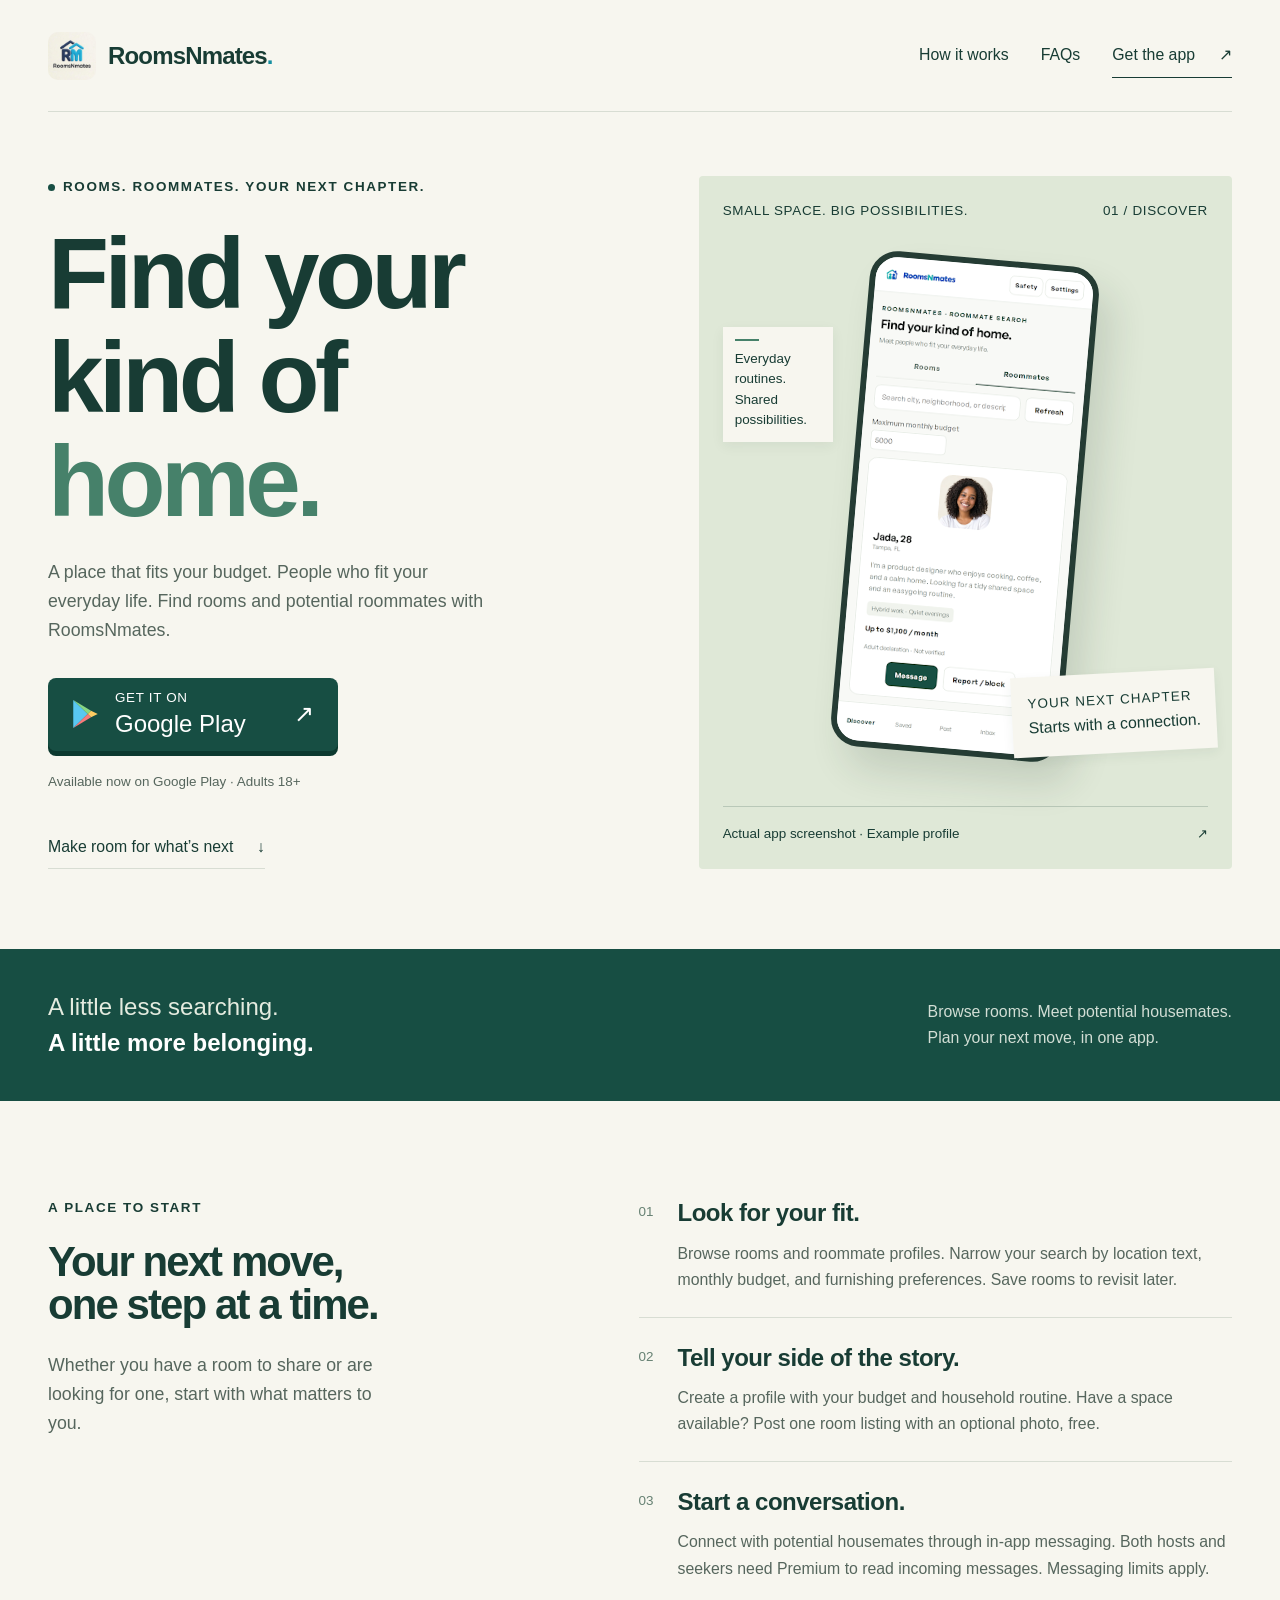
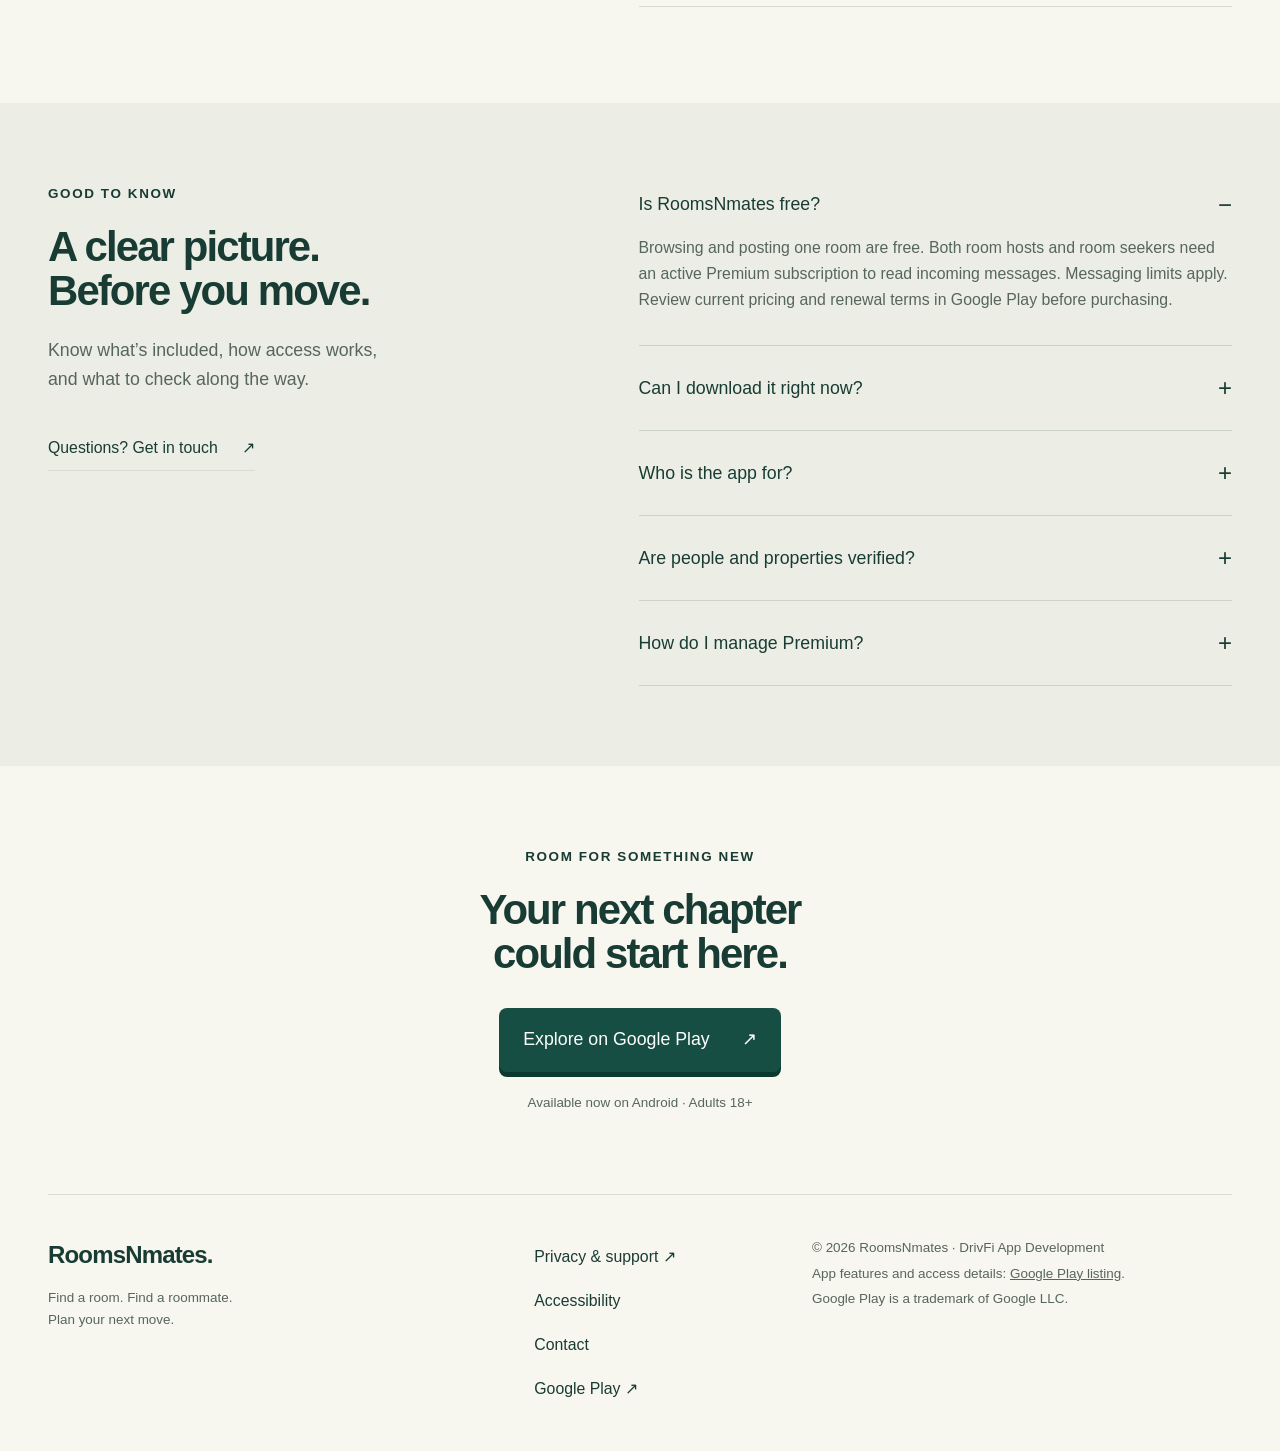
<file: index.html>
<!doctype html>
<html lang="en">
<head>
  <meta charset="utf-8">
  <meta name="viewport" content="width=device-width, initial-scale=1">
  <title>RoomsNmates | Find your kind of home</title>
  <meta name="description" content="Find rooms and potential roommates with RoomsNmates for Android. Browse by location and budget, create your profile, and plan your next move. Adults 18+.">
  <meta property="og:title" content="RoomsNmates | Find your kind of home">
  <meta property="og:description" content="A room that fits. People you connect with. RoomsNmates is available now on Google Play. Adults 18+.">
  <meta property="og:type" content="website">
  <meta property="og:url" content="https://roomsnmates.com/">
  <meta property="og:image" content="https://roomsnmates.com/assets/app-icon.webp">
  <meta name="theme-color" content="#174e43">
  <link rel="canonical" href="https://roomsnmates.com/">
  <link rel="icon" href="assets/app-icon.webp">
  <link rel="preconnect" href="https://api.fontshare.com">
  <link href="https://api.fontshare.com/v2/css?f[]=cabinet-grotesk@700,800&f[]=general-sans@400,500,600&display=swap" rel="stylesheet">
  <link rel="stylesheet" href="style.css">
</head>
<body>
<a class="skip" href="#main">Skip to content</a>
<header class="wrap header">
  <a class="brand" href="./" aria-label="RoomsNmates home"><img src="assets/app-icon.webp" width="48" height="48" alt=""><span>RoomsNmates<span class="brand-dot">.</span></span></a>
  <nav aria-label="Main navigation"><a href="#how-it-works">How it works</a><a href="#questions">FAQs</a><a class="nav-download" href="https://play.google.com/store/apps/details?id=com.wavesappscreative.roomsnmates">Get the app <span aria-hidden="true">↗</span></a></nav>
</header>
<main id="main">
  <section class="hero wrap">
    <div class="hero-copy">
      <p class="eyebrow"><span class="status-dot"></span> ROOMS. ROOMMATES. YOUR NEXT CHAPTER.</p>
      <h1>Find your<br>kind of <span>home.</span></h1>
      <p class="intro">A place that fits your budget. People who fit your everyday life. Find rooms and potential roommates with RoomsNmates.</p>
      <a class="play-button" href="https://play.google.com/store/apps/details?id=com.wavesappscreative.roomsnmates" aria-label="Get RoomsNmates on Google Play"><svg width="27" height="30" viewBox="0 0 24 27" aria-hidden="true"><path fill="#59c8f2" d="M1 1 14 13.5 1 26Z"/><path fill="#88d783" d="m1 1 16 9.5-3 3Z"/><path fill="#ffcd62" d="m17 10.5 6 3-6 3-3-3Z"/><path fill="#f77b7b" d="m1 26 16-9.5-3-3Z"/></svg><span><small>GET IT ON</small>Google Play</span><span class="button-arrow" aria-hidden="true">↗</span></a>
      <p class="availability">Available now on Google Play · Adults 18+</p>
      <a class="quiet-link" href="#how-it-works">Make room for what’s next <span aria-hidden="true">↓</span></a>
    </div>
    <div class="hero-art">
      <div class="art-caption"><span>SMALL SPACE. BIG POSSIBILITIES.</span><span>01 / DISCOVER</span></div>
      <div class="screen-composition">
        <div class="side-note"><span class="note-line"></span>Everyday routines.<br>Shared possibilities.</div>
        <figure class="phone"><img src="assets/app-screen.webp" width="266" height="592" alt="RoomsNmates app showing its roommate search, budget filter, and an example member profile"></figure>
        <div class="photo-label"><span class="tiny">YOUR NEXT CHAPTER</span><span>Starts with a connection.</span></div>
      </div>
      <div class="art-bottom"><span>Actual app screenshot · Example profile</span><span aria-hidden="true">↗</span></div>
    </div>
  </section>
  <section class="statement"><div class="wrap statement-inner"><p>A little less searching.<br><strong>A little more belonging.</strong></p><span>Browse rooms. Meet potential housemates.<br>Plan your next move, in one app.</span></div></section>
  <section class="wrap steps-section" id="how-it-works">
    <div class="section-heading"><p class="eyebrow">A PLACE TO START</p><h2>Your next move,<br>one step at a time.</h2><p>Whether you have a room to share or are looking for one, start with what matters to you.</p></div>
    <div class="steps">
      <article><span class="step-number">01</span><div><h3>Look for your fit.</h3><p>Browse rooms and roommate profiles. Narrow your search by location text, monthly budget, and furnishing preferences. Save rooms to revisit later.</p></div></article>
      <article><span class="step-number">02</span><div><h3>Tell your side of the story.</h3><p>Create a profile with your budget and household routine. Have a space available? Post one room listing with an optional photo, free.</p></div></article>
      <article><span class="step-number">03</span><div><h3>Start a conversation.</h3><p>Connect with potential housemates through in-app messaging. Both hosts and seekers need Premium to read incoming messages. Messaging limits apply.</p></div></article>
    </div>
  </section>
  <section class="details-section" id="questions"><div class="wrap details-layout"><div><p class="eyebrow">GOOD TO KNOW</p><h2>A clear picture.<br>Before you move.</h2><p>Know what’s included, how access works, and what to check along the way.</p><a class="quiet-link" href="mailto:drivfiappscreative@gmail.com">Questions? Get in touch <span aria-hidden="true">↗</span></a></div>
  <div class="faqs">
    <details open><summary>Is RoomsNmates free?</summary><p>Browsing and posting one room are free. Both room hosts and room seekers need an active Premium subscription to read incoming messages. Messaging limits apply. Review current pricing and renewal terms in Google Play before purchasing.</p></details>
    <details><summary>Can I download it right now?</summary><p>Yes. RoomsNmates is publicly available on Android through Google Play. Tap the Google Play button to open the listing and download the app. RoomsNmates is for adults 18 and over.</p></details>
    <details><summary>Who is the app for?</summary><p>RoomsNmates is for adults 18 and over looking for rooms or potential roommates, or posting a room to share.</p></details>
    <details><summary>Are people and properties verified?</summary><p>Profiles and listings are member-provided. RoomsNmates does not perform background checks or guarantee identity, age, property ownership, or safety. Independently verify the property, lease, and person before meeting or paying. You can report concerns and block users in the app. New and edited room listings require approval.</p></details>
    <details><summary>How do I manage Premium?</summary><p>Premium is an auto-renewing subscription through Google Play. Manage or cancel it in Google Play. Deleting your RoomsNmates account does not cancel your subscription.</p></details>
  </div></div></section>
  <section class="wrap final-section"><p class="eyebrow">ROOM FOR SOMETHING NEW</p><h2>Your next chapter<br>could start here.</h2><a class="play-button" href="https://play.google.com/store/apps/details?id=com.wavesappscreative.roomsnmates"><span>Explore on Google Play</span><span aria-hidden="true">↗</span></a><p class="availability">Available now on Android · Adults 18+</p></section>
</main>
<footer class="wrap footer"><div><a class="brand" href="./">RoomsNmates.</a><p>Find a room. Find a roommate.<br>Plan your next move.</p></div><div class="footer-links"><a href="https://roomsnmates-support.pplx.app" target="_blank" rel="noopener">Privacy &amp; support ↗</a><a href="accessibility.html">Accessibility</a><a href="mailto:drivfiappscreative@gmail.com">Contact</a><a href="https://play.google.com/store/apps/details?id=com.wavesappscreative.roomsnmates">Google Play ↗</a></div><p class="legal">© 2026 RoomsNmates · DrivFi App Development<br>App features and access details: <a href="https://play.google.com/store/apps/details?id=com.wavesappscreative.roomsnmates">Google Play listing</a>.<br>Google Play is a trademark of Google LLC.</p></footer>
</body>
</html>
</file>
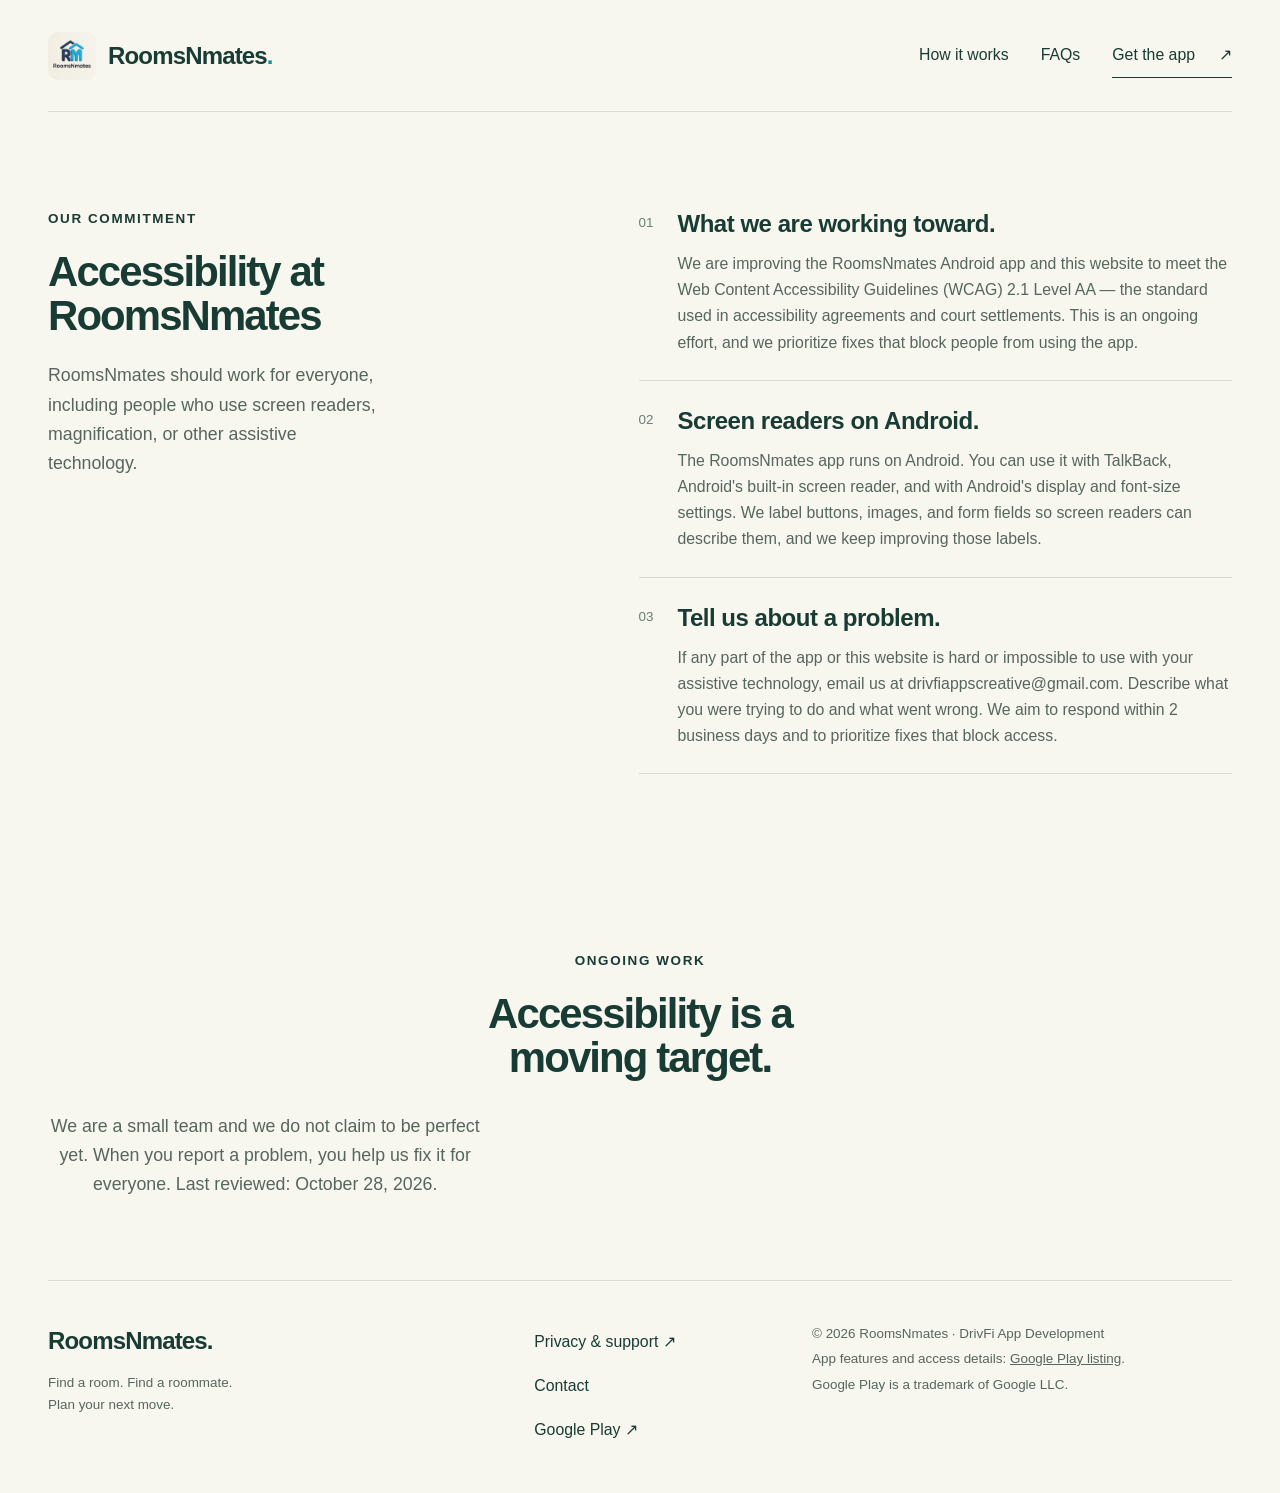
<file: accessibility.html>
<!doctype html>
<html lang="en">
<head>
  <meta charset="utf-8">
  <meta name="viewport" content="width=device-width, initial-scale=1">
  <title>Accessibility | RoomsNmates</title>
  <meta name="description" content="RoomsNmates accessibility statement: our commitment to making the app and website usable with screen readers and other assistive technology, and how to report an accessibility problem.">
  <link rel="canonical" href="https://roomsnmates.com/accessibility.html">
  <meta name="theme-color" content="#174e43">
  <link rel="icon" href="assets/app-icon.webp">
  <link rel="preconnect" href="https://api.fontshare.com">
  <link href="https://api.fontshare.com/v2/css?f[]=cabinet-grotesk@700,800&f[]=general-sans@400,500,600&display=swap" rel="stylesheet">
  <link rel="stylesheet" href="style.css">
</head>
<body>
<a class="skip" href="#main">Skip to content</a>
<header class="wrap header">
  <a class="brand" href="./" aria-label="RoomsNmates home"><img src="assets/app-icon.webp" width="48" height="48" alt=""><span>RoomsNmates<span class="brand-dot">.</span></span></a>
  <nav aria-label="Main navigation"><a href="./#how-it-works">How it works</a><a href="./#questions">FAQs</a><a class="nav-download" href="https://play.google.com/store/apps/details?id=com.wavesappscreative.roomsnmates">Get the app <span aria-hidden="true">↗</span></a></nav>
</header>
<main id="main">
  <section class="wrap steps-section">
    <div class="section-heading">
      <p class="eyebrow">OUR COMMITMENT</p>
      <h2>Accessibility at RoomsNmates</h2>
      <p>RoomsNmates should work for everyone, including people who use screen readers, magnification, or other assistive technology.</p>
    </div>
    <div class="steps">
      <article><span class="step-number">01</span><div><h3>What we are working toward.</h3><p>We are improving the RoomsNmates Android app and this website to meet the Web Content Accessibility Guidelines (WCAG) 2.1 Level AA — the standard used in accessibility agreements and court settlements. This is an ongoing effort, and we prioritize fixes that block people from using the app.</p></div></article>
      <article><span class="step-number">02</span><div><h3>Screen readers on Android.</h3><p>The RoomsNmates app runs on Android. You can use it with TalkBack, Android's built-in screen reader, and with Android's display and font-size settings. We label buttons, images, and form fields so screen readers can describe them, and we keep improving those labels.</p></div></article>
      <article><span class="step-number">03</span><div><h3>Tell us about a problem.</h3><p>If any part of the app or this website is hard or impossible to use with your assistive technology, email us at <a href="mailto:drivfiappscreative@gmail.com">drivfiappscreative@gmail.com</a>. Describe what you were trying to do and what went wrong. We aim to respond within 2 business days and to prioritize fixes that block access.</p></div></article>
    </div>
  </section>
  <section class="wrap final-section">
    <p class="eyebrow">ONGOING WORK</p>
    <h2>Accessibility is a<br>moving target.</h2>
    <p style="max-width:44ch">We are a small team and we do not claim to be perfect yet. When you report a problem, you help us fix it for everyone. Last reviewed: October 28, 2026.</p>
  </section>
</main>
<footer class="wrap footer"><div><a class="brand" href="./">RoomsNmates.</a><p>Find a room. Find a roommate.<br>Plan your next move.</p></div><div class="footer-links"><a href="https://roomsnmates-support.pplx.app" target="_blank" rel="noopener">Privacy & support ↗</a><a href="mailto:drivfiappscreative@gmail.com">Contact</a><a href="https://play.google.com/store/apps/details?id=com.wavesappscreative.roomsnmates">Google Play ↗</a></div><p class="legal">© 2026 RoomsNmates · DrivFi App Development<br>App features and access details: <a href="https://play.google.com/store/apps/details?id=com.wavesappscreative.roomsnmates">Google Play listing</a>.<br>Google Play is a trademark of Google LLC.</p></footer>
</body>
</html>
</file>
<file: style.css>
:root{--paper:#f7f6ef;--ink:#183c34;--muted:#56665d;--green:#174e43;--mint:#dfe8d7;--line:#d8ddd3;--white:#fff;--font-display:'Cabinet Grotesk',sans-serif;--font-body:'General Sans',sans-serif;--text-xs:clamp(.75rem,.72rem + .15vw,.875rem);--text-sm:clamp(.875rem,.83rem + .2vw,1rem);--text-base:clamp(1rem,.95rem + .2vw,1.125rem);--text-lg:clamp(1.25rem,1.1rem + .5vw,1.5rem);--text-xl:clamp(2rem,1.5rem + 1.4vw,3rem);--text-hero:clamp(3.5rem,1.6rem + 5.8vw,6.8rem);--space-1:.25rem;--space-2:.5rem;--space-3:.75rem;--space-4:1rem;--space-5:1.25rem;--space-6:1.5rem;--space-8:2rem;--space-10:2.5rem;--space-12:3rem;--space-16:4rem;--space-20:5rem;--space-24:6rem;--space-32:8rem}
*{box-sizing:border-box}html{scroll-behavior:smooth;scroll-padding-top:var(--space-8)}body{margin:0;background:var(--paper);color:var(--ink);font:400 var(--text-base)/1.65 var(--font-body)}a{color:inherit;text-decoration:none}a:focus-visible,summary:focus-visible{outline:3px solid #128ca3;outline-offset:5px}img{max-width:100%;display:block}h1,h2,h3,p,figure{margin:0}h1,h2{font-family:var(--font-display);font-weight:800;letter-spacing:-.045em;line-height:1.04}h2{font-size:var(--text-xl)}h3{font-size:var(--text-lg);letter-spacing:-.02em;line-height:1.3}p{color:var(--muted)}.wrap{width:min(1200px,calc(100% - 96px));margin-inline:auto}.skip{position:absolute;top:-100px;background:var(--white);padding:var(--space-4);z-index:20}.skip:focus{top:0}.header{height:112px;display:flex;align-items:center;justify-content:space-between;border-bottom:1px solid var(--line)}.brand{display:flex;align-items:center;gap:var(--space-3);font-family:var(--font-display);font-size:var(--text-lg);font-weight:800;letter-spacing:-.035em}.brand img{border-radius:10px}.brand-dot{color:#168fa1}nav{display:flex;align-items:center;gap:var(--space-8);font-size:var(--text-sm);font-weight:500}nav a{display:inline-flex;align-items:center;min-height:44px}.nav-download{gap:var(--space-6);border-bottom:1px solid var(--ink)}.hero{display:grid;grid-template-columns:1.1fr 1fr;gap:var(--space-16);align-items:center;padding-block:var(--space-16) var(--space-20)}.eyebrow{font-size:var(--text-xs);font-weight:600;letter-spacing:.12em;color:var(--ink);display:flex;gap:var(--space-2);align-items:center}.status-dot{width:7px;height:7px;border-radius:50%;background:var(--green)}h1{font-size:var(--text-hero);margin-block:var(--space-6)}h1 span{color:#46816a}.intro{max-width:440px;margin-bottom:var(--space-8)}.play-button{display:inline-flex;align-items:center;justify-content:center;gap:var(--space-4);padding:var(--space-3) var(--space-6);border-radius:8px;background:var(--green);color:var(--white);min-height:64px;font-size:var(--text-lg);font-weight:500;line-height:1.2;box-shadow:0 5px 0 #0c392f}.play-button small{display:block;font-size:var(--text-xs);letter-spacing:.05em;font-weight:400;margin-bottom:var(--space-1)}.button-arrow{margin-left:var(--space-8)}.play-button:hover{background:#246652}.availability{font-size:var(--text-xs);margin-top:var(--space-5);line-height:1.7}.availability strong{font-weight:500}.quiet-link{display:inline-flex;gap:var(--space-6);align-items:center;min-height:44px;font-size:var(--text-sm);border-bottom:1px solid var(--line);margin-top:var(--space-8)}.hero-art{background:var(--mint);border-radius:4px;padding:var(--space-6);align-self:stretch;display:flex;flex-direction:column;min-width:0}.art-caption,.art-bottom{display:flex;justify-content:space-between;gap:var(--space-4);font-size:var(--text-xs)}.art-caption{font-size:var(--text-xs);letter-spacing:.05em}.art-caption span:last-child{white-space:nowrap}.screen-composition{position:relative;display:flex;justify-content:center;flex:1;padding-block:var(--space-8) var(--space-12)}.phone{width:230px;background:var(--white);border:6px solid #253c34;border-radius:28px;overflow:hidden;transform:rotate(5deg);box-shadow:16px 22px 36px #243a2b24;position:relative;z-index:1;align-self:center}.phone img{width:100%;height:auto}.phone figcaption{padding:var(--space-2);font-size:var(--text-xs);line-height:1.3;text-align:center;background:#f7f9f5;color:var(--ink)}.side-note{position:absolute;top:18%;left:0;font-size:var(--text-xs);line-height:1.5;max-width:110px;z-index:2;background:var(--paper);padding:var(--space-3);box-shadow:0 4px 12px #183c3410}.note-line{display:block;width:24px;border-top:2px solid #46816a;margin-bottom:var(--space-2)}.photo-label{position:absolute;bottom:9%;right:-8px;background:var(--paper);padding:var(--space-4);z-index:2;box-shadow:0 4px 12px #183c3410;transform:rotate(-3deg);display:grid;font-size:var(--text-sm);font-weight:500}.tiny{font-size:var(--text-xs);letter-spacing:.08em;font-weight:400}.art-bottom{border-top:1px solid #183c3430;padding-top:var(--space-4)}.statement{background:var(--green);color:var(--paper)}.statement-inner{display:flex;justify-content:space-between;align-items:center;gap:var(--space-8);padding-block:var(--space-10)}.statement p{color:#e4ebdf;font-size:var(--text-lg);line-height:1.5}.statement strong{color:var(--white);font-weight:600}.statement span{color:#d2ded5;font-size:var(--text-sm)}.steps-section{display:grid;grid-template-columns:1fr 1.2fr;gap:var(--space-24);padding-block:var(--space-24)}.section-heading h2,.details-layout h2{margin-block:var(--space-5) var(--space-6)}.section-heading>p:last-child{max-width:340px}.steps article{display:flex;gap:var(--space-6);padding-block:var(--space-6);border-bottom:1px solid var(--line)}.steps article:first-child{padding-top:0}.step-number{font-size:var(--text-xs);padding-top:var(--space-1);color:#668173}.steps h3{margin-bottom:var(--space-3)}.steps p{font-size:var(--text-sm)}.details-section{background:#eceee5;padding-block:var(--space-20)}.details-layout{display:grid;grid-template-columns:1fr 1.2fr;gap:var(--space-24)}.details-layout>div>p:not(.eyebrow){max-width:330px}.faqs details{border-bottom:1px solid #ccd3c7;padding-block:var(--space-5)}.faqs details:first-child{padding-top:0}.faqs summary{font-weight:500;font-size:var(--text-base);cursor:pointer;min-height:44px;list-style:none;display:flex;justify-content:space-between;gap:var(--space-6);align-items:center}.faqs summary::-webkit-details-marker{display:none}.faqs summary:after{content:'+';font-size:var(--text-lg);font-weight:400}.faqs details[open] summary:after{content:'−'}.faqs p{font-size:var(--text-sm);padding-block:var(--space-2) var(--space-3)}.final-section{padding-block:var(--space-20);text-align:center}.final-section .eyebrow{justify-content:center}.final-section h2{margin-block:var(--space-5) var(--space-8)}.final-section .play-button{font-size:var(--text-base);gap:var(--space-8)}.footer{border-top:1px solid var(--line);padding-block:var(--space-10);display:grid;grid-template-columns:1fr 1fr 1.2fr;gap:var(--space-8);align-items:start}.footer p{font-size:var(--text-xs);margin-top:var(--space-3)}.footer-links{display:grid;font-size:var(--text-sm);justify-content:center}.footer-links a{min-height:44px;display:flex;align-items:center}.footer .legal{margin-top:0;line-height:1.9}.legal a{text-decoration:underline}
@media(min-width:1500px){.hero{gap:var(--space-24)}}@media(max-width:950px){.wrap{width:calc(100% - 48px)}.hero{gap:var(--space-8)}.art-caption span:last-child{display:none}.side-note{display:none}.steps-section,.details-layout{gap:var(--space-10)}.photo-label{right:-12px;font-size:var(--text-xs)}.hero-art{padding:var(--space-4)}}@media(max-width:650px){.wrap{width:calc(100% - 40px)}.header{height:88px}.brand{font-size:var(--text-lg);gap:var(--space-2)}.brand img{width:36px;height:36px}nav{gap:var(--space-4)}nav>a:not(.nav-download){display:none}.nav-download{gap:var(--space-3)}.hero{grid-template-columns:1fr;padding-block:var(--space-10);gap:var(--space-10)}.hero-copy .eyebrow{font-size:var(--text-xs);letter-spacing:.06em}h1{margin-block:var(--space-5)}.intro{max-width:360px}.hero-copy .quiet-link{margin-top:var(--space-5)}.hero-art{padding:var(--space-5);min-height:570px}.phone{width:212px}.side-note{display:block;left:-6px;top:19%;max-width:95px;padding:var(--space-2)}.photo-label{right:-8px;bottom:7%}.art-caption{letter-spacing:.01em}.statement-inner{flex-direction:column;align-items:flex-start;gap:var(--space-4)}.steps-section,.details-layout{grid-template-columns:1fr;gap:var(--space-8)}.steps-section{padding-block:var(--space-16)}.details-section{padding-block:var(--space-16)}.section-heading>p:last-child,.details-layout>div>p:not(.eyebrow){max-width:none}.details-layout .quiet-link{margin-top:var(--space-4)}.final-section{padding-block:var(--space-16)}.footer{grid-template-columns:1fr 1fr;gap:var(--space-6)}.footer-links{justify-content:end}.footer .legal{grid-column:1/-1;padding-top:var(--space-4);border-top:1px solid var(--line)}}@media(prefers-reduced-motion:reduce){html{scroll-behavior:auto}}
</file>
